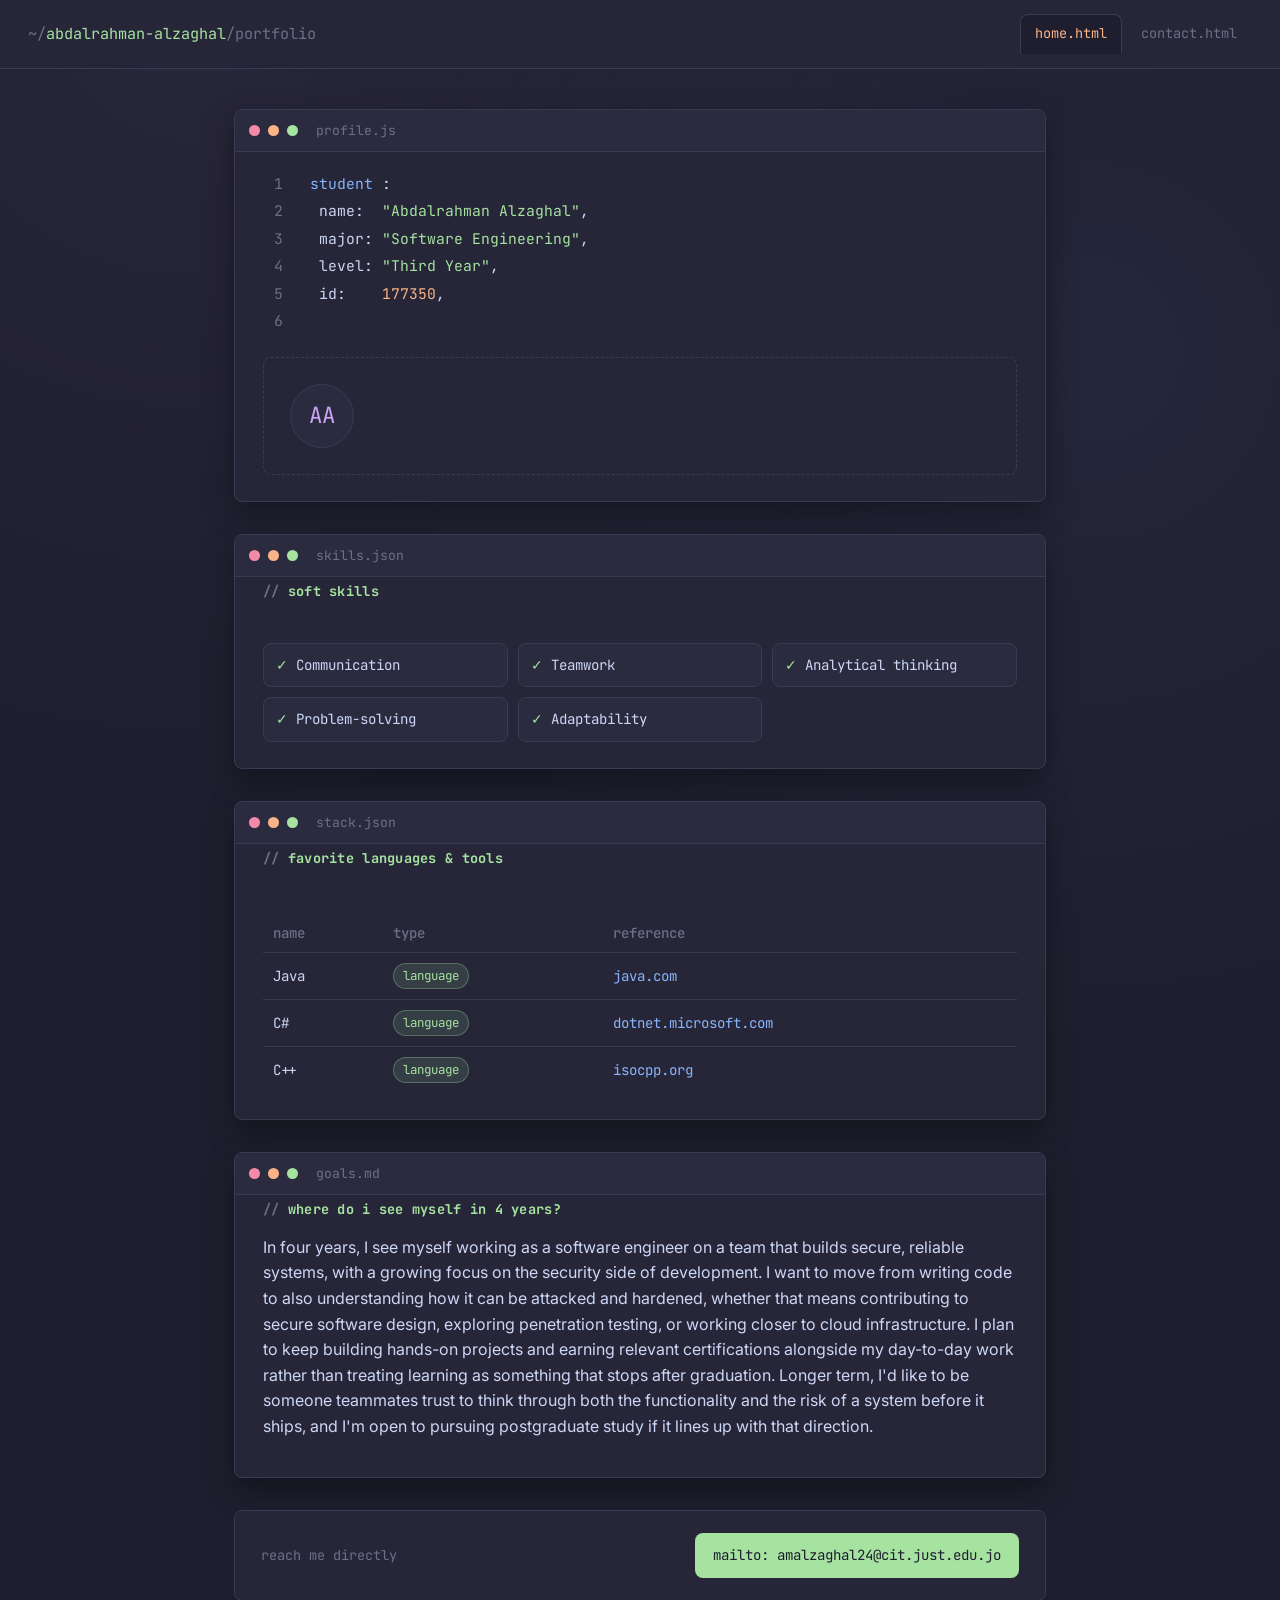
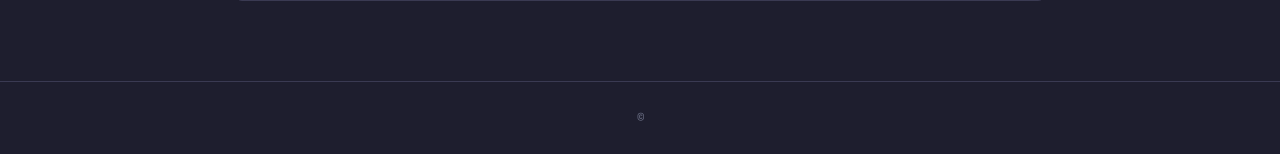
<file: index.html>
<!DOCTYPE html>
<html lang="en">
<head>
  <meta charset="UTF-8">
  <meta name="viewport" content="width=device-width, initial-scale=1.0">
  <title>177350 — Abdalrahman Alzaghal | Portfolio</title>
  <link rel="preconnect" href="https://fonts.googleapis.com">
  <link href="https://fonts.googleapis.com/css2?family=JetBrains+Mono:wght@400;500;600&family=Inter:wght@400;500;600&display=swap" rel="stylesheet">
  <link rel="stylesheet" href="style.css">
</head>
<body>

  <nav class="menubar">
    <div class="menubar-brand">~/<span>abdalrahman-alzaghal</span>/portfolio</div>
    <ul class="menu-tabs">
      <li><a href="index.html" class="active">home.html</a></li>
      <li><a href="contact.html">contact.html</a></li>
    </ul>
  </nav>

  <main>

    <!-- ============ PROFILE ============ -->
    <section class="editor-window" id="profile">
      <div class="window-chrome">
        <span class="dot red"></span><span class="dot yellow"></span><span class="dot green"></span>
        <span class="filename">profile.js</span>
      </div>
      <div class="code-block">
        <div class="line"><span class="ln">1</span><span class="code"><span class="kw"></span> <span class="var">student</span> : </span></div>
        <div class="line"><span class="ln">2</span><span class="code">&nbsp;&nbsp;name:&nbsp;&nbsp;<span class="str">"Abdalrahman Alzaghal"</span>,</span></div>
        <div class="line"><span class="ln">3</span><span class="code">&nbsp;&nbsp;major:&nbsp;<span class="str">"Software Engineering"</span>,</span></div>
        <div class="line"><span class="ln">4</span><span class="code">&nbsp;&nbsp;level:&nbsp;<span class="str">"Third Year"</span>,</span></div>
        <div class="line"><span class="ln">5</span><span class="code">&nbsp;&nbsp;id:&nbsp;&nbsp;&nbsp;&nbsp;<span class="num">177350</span>,</span></div>
        <div class="line"><span class="ln">6</span><span class="code"></span></div>
      </div>

      <!--
        TODO: Add your photo.
        1) Put an image file (e.g. photo.jpg) in this same folder.
        2) Replace the .photo-slot div below with:
           <img src="photo.jpg" alt="Photo of Abdalrahman Alzaghal" style="width:120px;height:120px;border-radius:50%;object-fit:cover;border:1px solid var(--border);">
      -->
      <div class="photo-slot">
        <div class="avatar-fallback">AA</div>
        <span></span>
      </div>
    </section>

    <!-- ============ SKILLS ============ -->
    <section class="editor-window" id="skills">
      <div class="window-chrome">
        <span class="dot red"></span><span class="dot yellow"></span><span class="dot green"></span>
        <span class="filename">skills.json</span>
      </div>
      <div class="window-prose">
        <h3>soft skills</h3>
      </div>
      <ul class="skills-list">
        <li>Communication</li>
        <li>Teamwork</li>
        <li>Analytical thinking</li>
        <li>Problem-solving</li>
        <li>Adaptability</li>
      </ul>
    </section>

    <!-- ============ STACK / TOOLS TABLE ============ -->
    <section class="editor-window" id="stack">
      <div class="window-chrome">
        <span class="dot red"></span><span class="dot yellow"></span><span class="dot green"></span>
        <span class="filename">stack.json</span>
      </div>
      <div class="window-prose">
        <h3>favorite languages &amp; tools</h3>
      </div>
      <div class="stack-table-wrap">
        <table class="stack-table">
          <thead>
            <tr>
              <th>Name</th>
              <th>Type</th>
              <th>Reference</th>
            </tr>
          </thead>
          <tbody>
            <tr>
              <td>Java</td>
              <td><span class="pill">language</span></td>
              <td><a href="https://www.java.com" target="_blank" rel="noopener">java.com</a></td>
            </tr>
            <tr>
              <td>C#</td>
              <td><span class="pill">language</span></td>
              <td><a href="https://dotnet.microsoft.com/en-us/languages/csharp" target="_blank" rel="noopener">dotnet.microsoft.com</a></td>
            </tr>
            <tr>
              <td>C++</td>
              <td><span class="pill">language</span></td>
              <td><a href="https://isocpp.org" target="_blank" rel="noopener">isocpp.org</a></td>
            </tr>
          </tbody>
        </table>
      </div>
    </section>

    <!-- ============ GOALS ============ -->
    <section class="editor-window" id="goals">
      <div class="window-chrome">
        <span class="dot red"></span><span class="dot yellow"></span><span class="dot green"></span>
        <span class="filename">goals.md</span>
      </div>
      <div class="window-prose">
        <h3>where do I see myself in 4 years?</h3>
        <p>
          In four years, I see myself working as a software engineer on a team that builds
          secure, reliable systems, with a growing focus on the security side of development.
          I want to move from writing code to also understanding how it can be attacked and
          hardened, whether that means contributing to secure software design, exploring
          penetration testing, or working closer to cloud infrastructure. I plan to keep
          building hands-on projects and earning relevant certifications alongside my day-to-day
          work rather than treating learning as something that stops after graduation. Longer
          term, I'd like to be someone teammates trust to think through both the functionality
          and the risk of a system before it ships, and I'm open to pursuing postgraduate study
          if it lines up with that direction.
        </p>
        <p style="color:var(--text-dim); font-size:0.85rem;">
         
        </p>
      </div>
    </section>

    <!-- ============ MAILTO CTA ============ -->
    <section class="mail-cta">
      <p>reach me directly</p>
      <a class="btn" href="mailto:amalzaghal24@cit.just.edu.jo">mailto: amalzaghal24@cit.just.edu.jo</a>
    </section>

  </main>

  <footer>
    &copy; 
  </footer>

</body>
</html>
</file>
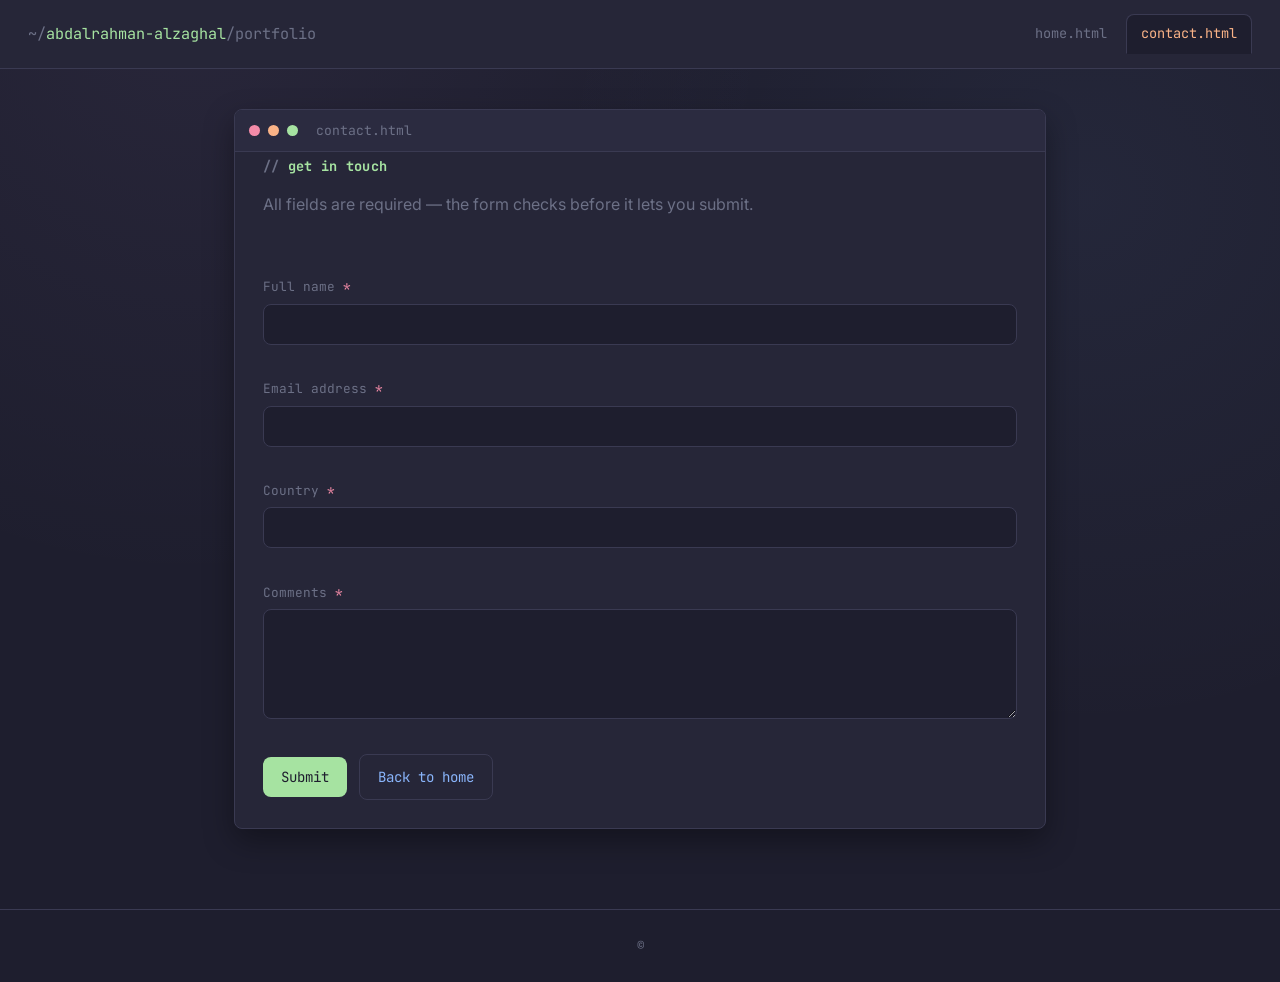
<file: contact.html>
<!DOCTYPE html>
<html lang="en">
<head>
  <meta charset="UTF-8">
  <meta name="viewport" content="width=device-width, initial-scale=1.0">
  <title>Contact — Abdalrahman Alzaghal</title>
  <link rel="preconnect" href="https://fonts.googleapis.com">
  <link href="https://fonts.googleapis.com/css2?family=JetBrains+Mono:wght@400;500;600&family=Inter:wght@400;500;600&display=swap" rel="stylesheet">
  <link rel="stylesheet" href="style.css">
</head>
<body>

  <nav class="menubar">
    <div class="menubar-brand">~/<span>abdalrahman-alzaghal</span>/portfolio</div>
    <ul class="menu-tabs">
      <li><a href="index.html">home.html</a></li>
      <li><a href="contact.html" class="active">contact.html</a></li>
    </ul>
  </nav>

  <main>

    <section class="editor-window" id="contact-form">
      <div class="window-chrome">
        <span class="dot red"></span><span class="dot yellow"></span><span class="dot green"></span>
        <span class="filename">contact.html</span>
      </div>
      <div class="window-prose">
        <h3>get in touch</h3>
        <p style="color:var(--text-dim);">All fields are required — the form checks before it lets you submit.</p>
      </div>

      <form class="contact-form" id="contactForm" novalidate>

        <div class="field">
          <label for="fullName">Full name <span class="req">*</span></label>
          <input type="text" id="fullName" name="fullName" autocomplete="name">
          <span class="field-error" id="fullNameError"></span>
        </div>

        <div class="field">
          <label for="email">Email address <span class="req">*</span></label>
          <input type="email" id="email" name="email" autocomplete="email">
          <span class="field-error" id="emailError"></span>
        </div>

        <div class="field">
          <label for="country">Country <span class="req">*</span></label>
          <input type="text" id="country" name="country" autocomplete="country-name">
          <span class="field-error" id="countryError"></span>
        </div>

        <div class="field">
          <label for="comments">Comments <span class="req">*</span></label>
          <textarea id="comments" name="comments"></textarea>
          <span class="field-error" id="commentsError"></span>
        </div>

        <div class="form-actions">
          <button type="submit" class="btn">Submit</button>
          <a class="btn secondary" href="index.html">Back to home</a>
        </div>

      </form>
    </section>

  </main>

  <footer>
    &copy;
  </footer>

  <script src="script.js"></script>
</body>
</html>
</file>
<file: style.css>
/* ===========================================================
   Portfolio — "Editor" theme
   Palette pulled from a syntax-highlighted dark editor, not a
   single accent colour: purple keywords, green strings, blue
   functions, peach numbers, red errors/required-fields.
   =========================================================== */

:root {
  --bg: #1e1e2e;
  --bg-panel: #262638;
  --bg-panel-alt: #2b2b40;
  --border: #3a3a52;
  --text: #cdd6f4;
  --text-dim: #6c7086;
  --purple: #cba6f7;
  --green: #a6e3a1;
  --blue: #89b4fa;
  --peach: #fab387;
  --red: #f38ba8;

  --font-mono: 'JetBrains Mono', 'Fira Code', Consolas, monospace;
  --font-sans: 'Inter', -apple-system, BlinkMacSystemFont, 'Segoe UI', sans-serif;

  --radius: 8px;
}

* { box-sizing: border-box; }

html { scroll-behavior: smooth; }

body {
  margin: 0;
  background: var(--bg);
  background-image:
    radial-gradient(circle at 15% 0%, rgba(203,166,247,0.06), transparent 40%),
    radial-gradient(circle at 85% 20%, rgba(137,180,250,0.06), transparent 40%);
  color: var(--text);
  font-family: var(--font-sans);
  line-height: 1.6;
}

a { color: var(--blue); text-decoration: none; }
a:hover { text-decoration: underline; }
a:focus-visible,
button:focus-visible,
input:focus-visible,
textarea:focus-visible {
  outline: 2px solid var(--peach);
  outline-offset: 2px;
}

/* ---------------- Menu bar ---------------- */

.menubar {
  display: flex;
  align-items: center;
  justify-content: space-between;
  flex-wrap: wrap;
  gap: 12px;
  padding: 14px 28px;
  background: var(--bg-panel);
  border-bottom: 1px solid var(--border);
  position: sticky;
  top: 0;
  z-index: 10;
}

.menubar-brand {
  font-family: var(--font-mono);
  color: var(--text-dim);
  font-size: 0.95rem;
}

.menubar-brand span { color: var(--green); }

.menu-tabs {
  list-style: none;
  display: flex;
  gap: 4px;
  margin: 0;
  padding: 0;
}

.menu-tabs a {
  display: inline-block;
  font-family: var(--font-mono);
  font-size: 0.85rem;
  color: var(--text-dim);
  padding: 8px 14px;
  border-radius: var(--radius) var(--radius) 0 0;
  border: 1px solid transparent;
}

.menu-tabs a:hover {
  color: var(--text);
  text-decoration: none;
}

.menu-tabs a.active {
  color: var(--peach);
  background: var(--bg);
  border-color: var(--border);
  border-bottom-color: var(--bg);
}

/* ---------------- Layout ---------------- */

main {
  max-width: 860px;
  margin: 0 auto;
  padding: 40px 24px 80px;
  display: flex;
  flex-direction: column;
  gap: 32px;
}

/* ---------------- Editor window card ---------------- */

.editor-window {
  background: var(--bg-panel);
  border: 1px solid var(--border);
  border-radius: var(--radius);
  overflow: hidden;
  box-shadow: 0 12px 30px rgba(0,0,0,0.35);
}

.window-chrome {
  display: flex;
  align-items: center;
  gap: 8px;
  padding: 10px 14px;
  background: var(--bg-panel-alt);
  border-bottom: 1px solid var(--border);
}

.dot { width: 11px; height: 11px; border-radius: 50%; display: inline-block; }
.dot.red { background: var(--red); }
.dot.yellow { background: var(--peach); }
.dot.green { background: var(--green); }

.filename {
  margin-left: 10px;
  font-family: var(--font-mono);
  font-size: 0.82rem;
  color: var(--text-dim);
}

.code-block {
  padding: 18px 0;
  font-family: var(--font-mono);
  font-size: 0.92rem;
  overflow-x: auto;
}

.line { display: flex; padding: 2px 20px; white-space: pre; }
.line:hover { background: rgba(255,255,255,0.03); }

.ln {
  color: var(--text-dim);
  width: 28px;
  flex-shrink: 0;
  user-select: none;
  text-align: right;
  margin-right: 18px;
}

.kw { color: var(--purple); }
.var { color: var(--blue); }
.str { color: var(--green); }
.num { color: var(--peach); }
.cmt { color: var(--text-dim); font-style: italic; }
.fn { color: var(--blue); }

/* prose that sits inside a window, below the code block */
.window-prose {
  padding: 4px 28px 26px;
  font-family: var(--font-sans);
  color: var(--text);
}

.window-prose p { margin: 0 0 12px; }
.window-prose h3 {
  font-family: var(--font-mono);
  color: var(--green);
  font-size: 0.85rem;
  text-transform: lowercase;
  letter-spacing: 0.02em;
  margin: 0 0 14px;
}
.window-prose h3::before { content: "// "; color: var(--text-dim); }

/* ---------------- Skills list ---------------- */

.skills-list {
  list-style: none;
  margin: 0;
  padding: 0 28px 26px;
  display: grid;
  grid-template-columns: repeat(auto-fill, minmax(190px, 1fr));
  gap: 10px;
}

.skills-list li {
  font-family: var(--font-mono);
  font-size: 0.88rem;
  background: var(--bg-panel-alt);
  border: 1px solid var(--border);
  border-radius: var(--radius);
  padding: 10px 12px;
}

.skills-list li::before { content: "✓ "; color: var(--green); }

/* ---------------- Stack table ---------------- */

.stack-table-wrap { padding: 4px 28px 26px; overflow-x: auto; }

table.stack-table {
  width: 100%;
  border-collapse: collapse;
  font-family: var(--font-mono);
  font-size: 0.88rem;
}

table.stack-table th {
  text-align: left;
  color: var(--text-dim);
  font-weight: 500;
  padding: 8px 10px;
  border-bottom: 1px solid var(--border);
  text-transform: lowercase;
}

table.stack-table td {
  padding: 10px 10px;
  border-bottom: 1px solid var(--border);
}

table.stack-table tr:last-child td { border-bottom: none; }

.pill {
  display: inline-block;
  padding: 2px 9px;
  border-radius: 999px;
  font-size: 0.78rem;
  background: rgba(166,227,161,0.12);
  color: var(--green);
  border: 1px solid rgba(166,227,161,0.3);
}

/* ---------------- Photo placeholder ---------------- */

.photo-slot {
  margin: 4px 28px 26px;
  border: 1px dashed var(--border);
  border-radius: var(--radius);
  padding: 26px;
  display: flex;
  align-items: center;
  gap: 16px;
  color: var(--text-dim);
  font-family: var(--font-mono);
  font-size: 0.85rem;
}

.photo-slot .avatar-fallback {
  width: 64px;
  height: 64px;
  flex-shrink: 0;
  border-radius: 50%;
  background: var(--bg-panel-alt);
  border: 1px solid var(--border);
  display: flex;
  align-items: center;
  justify-content: center;
  color: var(--purple);
  font-size: 1.4rem;
}

/* ---------------- mailto CTA ---------------- */

.mail-cta {
  display: flex;
  flex-wrap: wrap;
  align-items: center;
  justify-content: space-between;
  gap: 14px;
  padding: 22px 26px;
  background: var(--bg-panel);
  border: 1px solid var(--border);
  border-radius: var(--radius);
}

.mail-cta p { margin: 0; color: var(--text-dim); font-family: var(--font-mono); font-size: 0.85rem; }

.btn {
  display: inline-flex;
  align-items: center;
  gap: 8px;
  font-family: var(--font-mono);
  font-size: 0.88rem;
  color: var(--bg);
  background: var(--green);
  padding: 11px 18px;
  border-radius: var(--radius);
  border: none;
  cursor: pointer;
  transition: transform 0.12s ease, box-shadow 0.12s ease;
}

.btn:hover {
  transform: translateY(-1px);
  box-shadow: 0 6px 18px rgba(166,227,161,0.25);
  text-decoration: none;
}

.btn.secondary {
  background: transparent;
  color: var(--blue);
  border: 1px solid var(--border);
}

/* ---------------- Footer ---------------- */

footer {
  text-align: center;
  padding: 26px;
  color: var(--text-dim);
  font-family: var(--font-mono);
  font-size: 0.78rem;
  border-top: 1px solid var(--border);
}

/* ---------------- Contact form ---------------- */

form.contact-form {
  padding: 22px 28px 28px;
  display: flex;
  flex-direction: column;
  gap: 16px;
}

.field { display: flex; flex-direction: column; gap: 6px; }

.field label {
  font-family: var(--font-mono);
  font-size: 0.8rem;
  color: var(--text-dim);
}

.field label .req { color: var(--red); }

.field input,
.field select,
.field textarea {
  background: var(--bg);
  border: 1px solid var(--border);
  border-radius: var(--radius);
  color: var(--text);
  font-family: var(--font-sans);
  font-size: 0.95rem;
  padding: 10px 12px;
}

.field textarea { resize: vertical; min-height: 110px; }

.field input.invalid,
.field select.invalid,
.field textarea.invalid {
  border-color: var(--red);
}

.field-error {
  color: var(--red);
  font-size: 0.78rem;
  font-family: var(--font-mono);
  min-height: 1em;
}

.form-actions { display: flex; gap: 12px; align-items: center; }

/* ---------------- Responsive ---------------- */

@media (max-width: 600px) {
  main { padding: 24px 14px 60px; }
  .line { padding: 2px 12px; }
  .code-block { font-size: 0.82rem; }
  .mail-cta { flex-direction: column; align-items: flex-start; }
}

@media (prefers-reduced-motion: reduce) {
  html { scroll-behavior: auto; }
  .btn { transition: none; }
}
</file>
